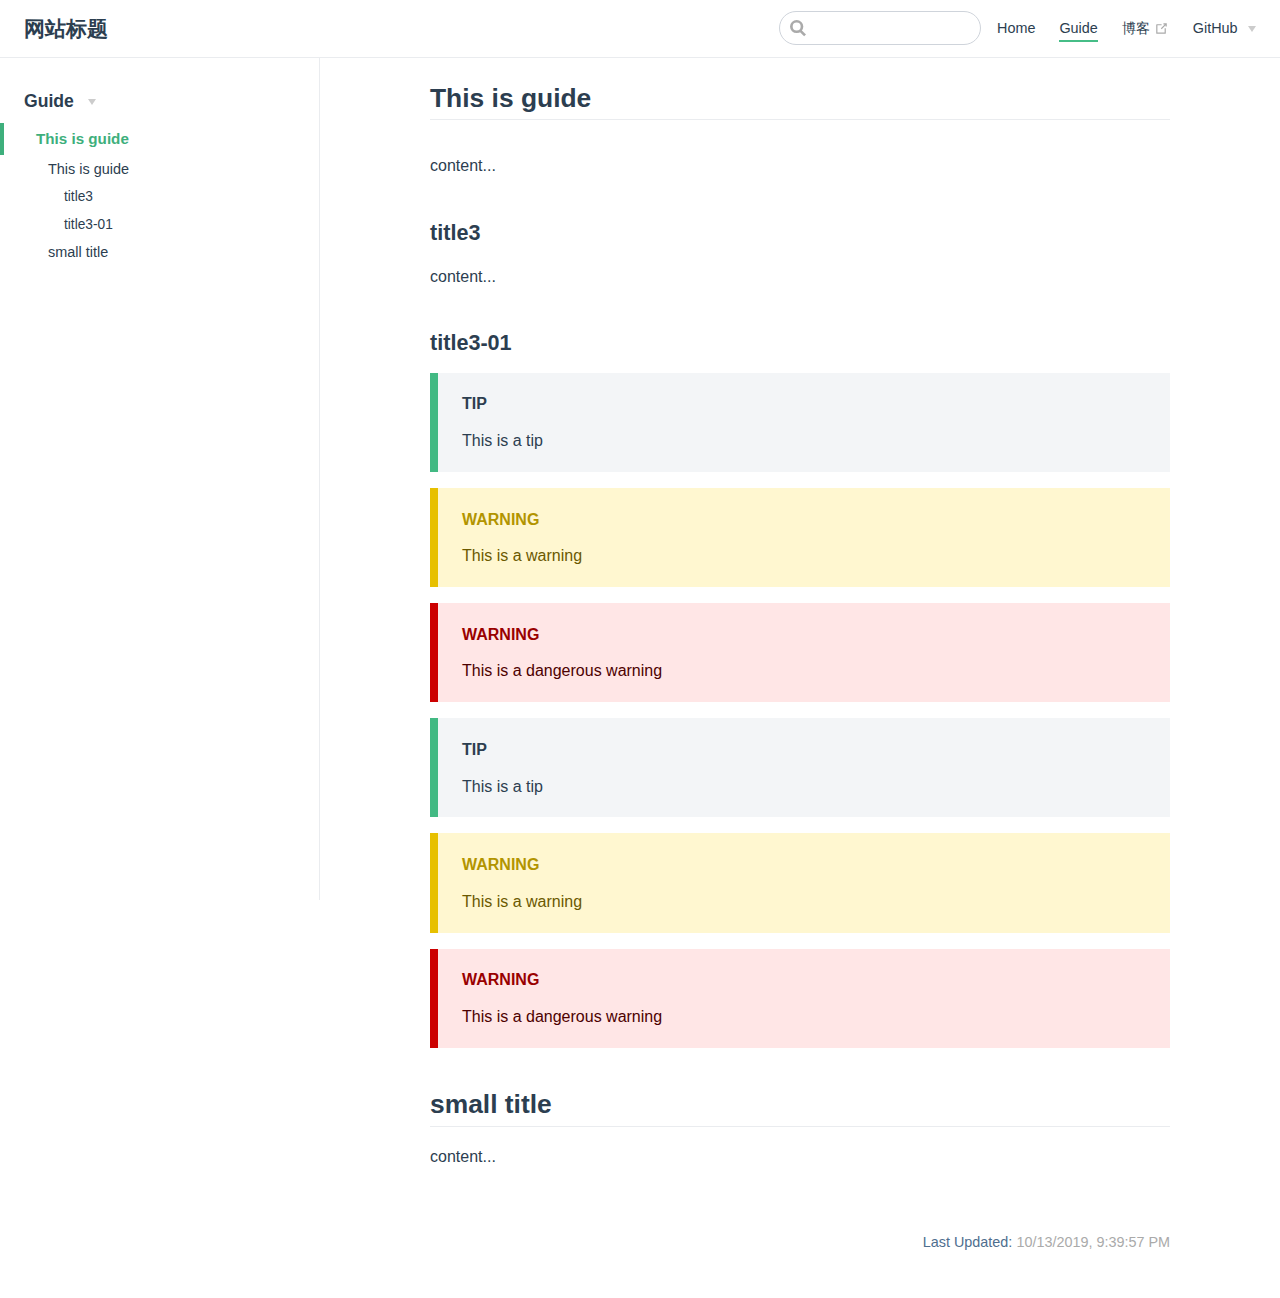
<file: guide/index.html>
<!DOCTYPE html>
<html lang="en-US">
  <head>
    <meta charset="utf-8">
    <meta name="viewport" content="width=device-width,initial-scale=1">
    <title>This is guide | 网站标题</title>
    <meta name="description" content="网站描述">
    <link rel="icon" href="/favicon.ico">
    
    <link rel="preload" href="/assets/css/0.styles.02c19c7f.css" as="style"><link rel="preload" href="/assets/js/app.02400169.js" as="script"><link rel="preload" href="/assets/js/2.d14ecefc.js" as="script"><link rel="preload" href="/assets/js/6.1473a165.js" as="script"><link rel="prefetch" href="/assets/js/3.c6ce8097.js"><link rel="prefetch" href="/assets/js/4.d9bd773b.js"><link rel="prefetch" href="/assets/js/5.d61ba24b.js"><link rel="prefetch" href="/assets/js/7.7c7c5df6.js">
    <link rel="stylesheet" href="/assets/css/0.styles.02c19c7f.css">
  </head>
  <body>
    <div id="app" data-server-rendered="true"><div class="theme-container"><header class="navbar"><div class="sidebar-button"><svg xmlns="http://www.w3.org/2000/svg" aria-hidden="true" role="img" viewBox="0 0 448 512" class="icon"><path fill="currentColor" d="M436 124H12c-6.627 0-12-5.373-12-12V80c0-6.627 5.373-12 12-12h424c6.627 0 12 5.373 12 12v32c0 6.627-5.373 12-12 12zm0 160H12c-6.627 0-12-5.373-12-12v-32c0-6.627 5.373-12 12-12h424c6.627 0 12 5.373 12 12v32c0 6.627-5.373 12-12 12zm0 160H12c-6.627 0-12-5.373-12-12v-32c0-6.627 5.373-12 12-12h424c6.627 0 12 5.373 12 12v32c0 6.627-5.373 12-12 12z"></path></svg></div> <a href="/" class="home-link router-link-active"><!----> <span class="site-name">网站标题</span></a> <div class="links"><div class="search-box"><input aria-label="Search" autocomplete="off" spellcheck="false" value=""> <!----></div> <nav class="nav-links can-hide"><div class="nav-item"><a href="/" class="nav-link">Home</a></div><div class="nav-item"><a href="/guide/" class="nav-link router-link-exact-active router-link-active">Guide</a></div><div class="nav-item"><a href="http://obkoro1.com/" target="_blank" rel="noopener noreferrer" class="nav-link external">
  博客
  <svg xmlns="http://www.w3.org/2000/svg" aria-hidden="true" x="0px" y="0px" viewBox="0 0 100 100" width="15" height="15" class="icon outbound"><path fill="currentColor" d="M18.8,85.1h56l0,0c2.2,0,4-1.8,4-4v-32h-8v28h-48v-48h28v-8h-32l0,0c-2.2,0-4,1.8-4,4v56C14.8,83.3,16.6,85.1,18.8,85.1z"></path> <polygon fill="currentColor" points="45.7,48.7 51.3,54.3 77.2,28.5 77.2,37.2 85.2,37.2 85.2,14.9 62.8,14.9 62.8,22.9 71.5,22.9"></polygon></svg></a></div><div class="nav-item"><div class="dropdown-wrapper"><button type="button" aria-label="GitHub" class="dropdown-title"><span class="title">GitHub</span> <span class="arrow right"></span></button> <ul class="nav-dropdown" style="display:none;"><li class="dropdown-item"><!----> <a href="https://github.com/OBKoro1" target="_blank" rel="noopener noreferrer" class="nav-link external">
  GitHub地址
  <svg xmlns="http://www.w3.org/2000/svg" aria-hidden="true" x="0px" y="0px" viewBox="0 0 100 100" width="15" height="15" class="icon outbound"><path fill="currentColor" d="M18.8,85.1h56l0,0c2.2,0,4-1.8,4-4v-32h-8v28h-48v-48h28v-8h-32l0,0c-2.2,0-4,1.8-4,4v56C14.8,83.3,16.6,85.1,18.8,85.1z"></path> <polygon fill="currentColor" points="45.7,48.7 51.3,54.3 77.2,28.5 77.2,37.2 85.2,37.2 85.2,14.9 62.8,14.9 62.8,22.9 71.5,22.9"></polygon></svg></a></li><li class="dropdown-item"><!----> <a href="https://github.com/OBKoro1/Brush_algorithm" target="_blank" rel="noopener noreferrer" class="nav-link external">
  算法仓库
  <svg xmlns="http://www.w3.org/2000/svg" aria-hidden="true" x="0px" y="0px" viewBox="0 0 100 100" width="15" height="15" class="icon outbound"><path fill="currentColor" d="M18.8,85.1h56l0,0c2.2,0,4-1.8,4-4v-32h-8v28h-48v-48h28v-8h-32l0,0c-2.2,0-4,1.8-4,4v56C14.8,83.3,16.6,85.1,18.8,85.1z"></path> <polygon fill="currentColor" points="45.7,48.7 51.3,54.3 77.2,28.5 77.2,37.2 85.2,37.2 85.2,14.9 62.8,14.9 62.8,22.9 71.5,22.9"></polygon></svg></a></li></ul></div></div> <!----></nav></div></header> <div class="sidebar-mask"></div> <aside class="sidebar"><nav class="nav-links"><div class="nav-item"><a href="/" class="nav-link">Home</a></div><div class="nav-item"><a href="/guide/" class="nav-link router-link-exact-active router-link-active">Guide</a></div><div class="nav-item"><a href="http://obkoro1.com/" target="_blank" rel="noopener noreferrer" class="nav-link external">
  博客
  <svg xmlns="http://www.w3.org/2000/svg" aria-hidden="true" x="0px" y="0px" viewBox="0 0 100 100" width="15" height="15" class="icon outbound"><path fill="currentColor" d="M18.8,85.1h56l0,0c2.2,0,4-1.8,4-4v-32h-8v28h-48v-48h28v-8h-32l0,0c-2.2,0-4,1.8-4,4v56C14.8,83.3,16.6,85.1,18.8,85.1z"></path> <polygon fill="currentColor" points="45.7,48.7 51.3,54.3 77.2,28.5 77.2,37.2 85.2,37.2 85.2,14.9 62.8,14.9 62.8,22.9 71.5,22.9"></polygon></svg></a></div><div class="nav-item"><div class="dropdown-wrapper"><button type="button" aria-label="GitHub" class="dropdown-title"><span class="title">GitHub</span> <span class="arrow right"></span></button> <ul class="nav-dropdown" style="display:none;"><li class="dropdown-item"><!----> <a href="https://github.com/OBKoro1" target="_blank" rel="noopener noreferrer" class="nav-link external">
  GitHub地址
  <svg xmlns="http://www.w3.org/2000/svg" aria-hidden="true" x="0px" y="0px" viewBox="0 0 100 100" width="15" height="15" class="icon outbound"><path fill="currentColor" d="M18.8,85.1h56l0,0c2.2,0,4-1.8,4-4v-32h-8v28h-48v-48h28v-8h-32l0,0c-2.2,0-4,1.8-4,4v56C14.8,83.3,16.6,85.1,18.8,85.1z"></path> <polygon fill="currentColor" points="45.7,48.7 51.3,54.3 77.2,28.5 77.2,37.2 85.2,37.2 85.2,14.9 62.8,14.9 62.8,22.9 71.5,22.9"></polygon></svg></a></li><li class="dropdown-item"><!----> <a href="https://github.com/OBKoro1/Brush_algorithm" target="_blank" rel="noopener noreferrer" class="nav-link external">
  算法仓库
  <svg xmlns="http://www.w3.org/2000/svg" aria-hidden="true" x="0px" y="0px" viewBox="0 0 100 100" width="15" height="15" class="icon outbound"><path fill="currentColor" d="M18.8,85.1h56l0,0c2.2,0,4-1.8,4-4v-32h-8v28h-48v-48h28v-8h-32l0,0c-2.2,0-4,1.8-4,4v56C14.8,83.3,16.6,85.1,18.8,85.1z"></path> <polygon fill="currentColor" points="45.7,48.7 51.3,54.3 77.2,28.5 77.2,37.2 85.2,37.2 85.2,14.9 62.8,14.9 62.8,22.9 71.5,22.9"></polygon></svg></a></li></ul></div></div> <!----></nav>  <ul class="sidebar-links"><li><section class="sidebar-group collapsable depth-0"><p class="sidebar-heading open"><span>Guide</span> <span class="arrow down"></span></p> <ul class="sidebar-links sidebar-group-items"><li><a href="/guide/" class="active sidebar-link">This is guide</a><ul class="sidebar-sub-headers"><li class="sidebar-sub-header"><a href="/guide/#this-is-guide" class="sidebar-link">This is guide</a><ul class="sidebar-sub-headers"><li class="sidebar-sub-header"><a href="/guide/#title3" class="sidebar-link">title3</a></li><li class="sidebar-sub-header"><a href="/guide/#title3-01" class="sidebar-link">title3-01</a></li></ul></li><li class="sidebar-sub-header"><a href="/guide/#small-title" class="sidebar-link">small title</a></li></ul></li></ul></section></li></ul> </aside> <main class="page"> <div class="theme-default-content content__default"><h2 id="this-is-guide"><a href="#this-is-guide" aria-hidden="true" class="header-anchor">#</a> This is guide</h2> <p>content...</p> <h3 id="title3"><a href="#title3" aria-hidden="true" class="header-anchor">#</a> title3</h3> <p>content...</p> <h3 id="title3-01"><a href="#title3-01" aria-hidden="true" class="header-anchor">#</a> title3-01</h3> <div class="tip custom-block"><p class="custom-block-title">TIP</p> <p>This is a tip</p></div> <div class="warning custom-block"><p class="custom-block-title">WARNING</p> <p>This is a warning</p></div> <div class="danger custom-block"><p class="custom-block-title">WARNING</p> <p>This is a dangerous warning</p></div> <div class="tip custom-block"><p class="custom-block-title">TIP</p> <p>This is a tip</p></div> <div class="warning custom-block"><p class="custom-block-title">WARNING</p> <p>This is a warning</p></div> <div class="danger custom-block"><p class="custom-block-title">WARNING</p> <p>This is a dangerous warning</p></div> <h2 id="small-title"><a href="#small-title" aria-hidden="true" class="header-anchor">#</a> small title</h2> <p>content...</p></div> <footer class="page-edit"><!----> <div class="last-updated"><span class="prefix">Last Updated:</span> <span class="time">10/13/2019, 9:39:57 PM</span></div></footer> <!----> </main></div><div class="global-ui"></div></div>
    <script src="/assets/js/app.02400169.js" defer></script><script src="/assets/js/2.d14ecefc.js" defer></script><script src="/assets/js/6.1473a165.js" defer></script>
  </body>
</html>
</file>
<file: assets/css/0.styles.02c19c7f.css>
#nprogress{pointer-events:none}#nprogress .bar{background:#3eaf7c;position:fixed;z-index:1031;top:0;left:0;width:100%;height:2px}#nprogress .peg{display:block;position:absolute;right:0;width:100px;height:100%;box-shadow:0 0 10px #3eaf7c,0 0 5px #3eaf7c;opacity:1;transform:rotate(3deg) translateY(-4px)}#nprogress .spinner{display:block;position:fixed;z-index:1031;top:15px;right:15px}#nprogress .spinner-icon{width:18px;height:18px;box-sizing:border-box;border-color:#3eaf7c transparent transparent #3eaf7c;border-style:solid;border-width:2px;border-radius:50%;-webkit-animation:nprogress-spinner .4s linear infinite;animation:nprogress-spinner .4s linear infinite}.nprogress-custom-parent{overflow:hidden;position:relative}.nprogress-custom-parent #nprogress .bar,.nprogress-custom-parent #nprogress .spinner{position:absolute}@-webkit-keyframes nprogress-spinner{0%{transform:rotate(0deg)}to{transform:rotate(1turn)}}@keyframes nprogress-spinner{0%{transform:rotate(0deg)}to{transform:rotate(1turn)}}.icon.outbound{color:#aaa;display:inline-block;vertical-align:middle;position:relative;top:-1px}.home{padding:3.6rem 2rem 0;max-width:960px;margin:0 auto;display:block}.home .hero{text-align:center}.home .hero img{max-width:100%;max-height:280px;display:block;margin:3rem auto 1.5rem}.home .hero h1{font-size:3rem}.home .hero .action,.home .hero .description,.home .hero h1{margin:1.8rem auto}.home .hero .description{max-width:35rem;font-size:1.6rem;line-height:1.3;color:#6a8bad}.home .hero .action-button{display:inline-block;font-size:1.2rem;color:#fff;background-color:#3eaf7c;padding:.8rem 1.6rem;border-radius:4px;transition:background-color .1s ease;box-sizing:border-box;border-bottom:1px solid #389d70}.home .hero .action-button:hover{background-color:#4abf8a}.home .features{border-top:1px solid #eaecef;padding:1.2rem 0;margin-top:2.5rem;display:flex;flex-wrap:wrap;align-items:flex-start;align-content:stretch;justify-content:space-between}.home .feature{flex-grow:1;flex-basis:30%;max-width:30%}.home .feature h2{font-size:1.4rem;font-weight:500;border-bottom:none;padding-bottom:0;color:#3a5169}.home .feature p{color:#4e6e8e}.home .footer{padding:2.5rem;border-top:1px solid #eaecef;text-align:center;color:#4e6e8e}@media (max-width:719px){.home .features{flex-direction:column}.home .feature{max-width:100%;padding:0 2.5rem}}@media (max-width:419px){.home{padding-left:1.5rem;padding-right:1.5rem}.home .hero img{max-height:210px;margin:2rem auto 1.2rem}.home .hero h1{font-size:2rem}.home .hero .action,.home .hero .description,.home .hero h1{margin:1.2rem auto}.home .hero .description{font-size:1.2rem}.home .hero .action-button{font-size:1rem;padding:.6rem 1.2rem}.home .feature h2{font-size:1.25rem}}.search-box{display:inline-block;position:relative;margin-right:1rem}.search-box input{cursor:text;width:10rem;height:2rem;color:#4e6e8e;display:inline-block;border:1px solid #cfd4db;border-radius:2rem;font-size:.9rem;line-height:2rem;padding:0 .5rem 0 2rem;outline:none;transition:all .2s ease;background:#fff url(/assets/img/search.83621669.svg) .6rem .5rem no-repeat;background-size:1rem}.search-box input:focus{cursor:auto;border-color:#3eaf7c}.search-box .suggestions{background:#fff;width:20rem;position:absolute;top:1.5rem;border:1px solid #cfd4db;border-radius:6px;padding:.4rem;list-style-type:none}.search-box .suggestions.align-right{right:0}.search-box .suggestion{line-height:1.4;padding:.4rem .6rem;border-radius:4px;cursor:pointer}.search-box .suggestion a{white-space:normal;color:#5d82a6}.search-box .suggestion a .page-title{font-weight:600}.search-box .suggestion a .header{font-size:.9em;margin-left:.25em}.search-box .suggestion.focused{background-color:#f3f4f5}.search-box .suggestion.focused a{color:#3eaf7c}@media (max-width:959px){.search-box input{cursor:pointer;width:0;border-color:transparent;position:relative}.search-box input:focus{cursor:text;left:0;width:10rem}}@media (-ms-high-contrast:none){.search-box input{height:2rem}}@media (max-width:959px) and (min-width:719px){.search-box .suggestions{left:0}}@media (max-width:719px){.search-box{margin-right:0}.search-box input{left:1rem}.search-box .suggestions{right:0}}@media (max-width:419px){.search-box .suggestions{width:calc(100vw - 4rem)}.search-box input:focus{width:8rem}}.sidebar-button{cursor:pointer;display:none;width:1.25rem;height:1.25rem;position:absolute;padding:.6rem;top:.6rem;left:1rem}.sidebar-button .icon{display:block;width:1.25rem;height:1.25rem}@media (max-width:719px){.sidebar-button{display:block}}.dropdown-enter,.dropdown-leave-to{height:0!important}.dropdown-wrapper{cursor:pointer}.dropdown-wrapper .dropdown-title{display:block;font-size:.9rem;font-family:inherit;cursor:inherit;padding:inherit;line-height:1.4rem;background:transparent;border:none;font-weight:500;color:#2c3e50}.dropdown-wrapper .dropdown-title:hover{border-color:transparent}.dropdown-wrapper .dropdown-title .arrow{vertical-align:middle;margin-top:-1px;margin-left:.4rem}.dropdown-wrapper .nav-dropdown .dropdown-item{color:inherit;line-height:1.7rem}.dropdown-wrapper .nav-dropdown .dropdown-item h4{margin:.45rem 0 0;border-top:1px solid #eee;padding:.45rem 1.5rem 0 1.25rem}.dropdown-wrapper .nav-dropdown .dropdown-item .dropdown-subitem-wrapper{padding:0;list-style:none}.dropdown-wrapper .nav-dropdown .dropdown-item .dropdown-subitem-wrapper .dropdown-subitem{font-size:.9em}.dropdown-wrapper .nav-dropdown .dropdown-item a{display:block;line-height:1.7rem;position:relative;border-bottom:none;font-weight:400;margin-bottom:0;padding:0 1.5rem 0 1.25rem}.dropdown-wrapper .nav-dropdown .dropdown-item a.router-link-active,.dropdown-wrapper .nav-dropdown .dropdown-item a:hover{color:#3eaf7c}.dropdown-wrapper .nav-dropdown .dropdown-item a.router-link-active:after{content:"";width:0;height:0;border-left:5px solid #3eaf7c;border-top:3px solid transparent;border-bottom:3px solid transparent;position:absolute;top:calc(50% - 2px);left:9px}.dropdown-wrapper .nav-dropdown .dropdown-item:first-child h4{margin-top:0;padding-top:0;border-top:0}@media (max-width:719px){.dropdown-wrapper.open .dropdown-title{margin-bottom:.5rem}.dropdown-wrapper .dropdown-title{font-weight:600;font-size:inherit}.dropdown-wrapper .dropdown-title:hover{color:#3eaf7c}.dropdown-wrapper .nav-dropdown{transition:height .1s ease-out;overflow:hidden}.dropdown-wrapper .nav-dropdown .dropdown-item h4{border-top:0;margin-top:0;padding-top:0}.dropdown-wrapper .nav-dropdown .dropdown-item>a,.dropdown-wrapper .nav-dropdown .dropdown-item h4{font-size:15px;line-height:2rem}.dropdown-wrapper .nav-dropdown .dropdown-item .dropdown-subitem{font-size:14px;padding-left:1rem}}@media (min-width:719px){.dropdown-wrapper{height:1.8rem}.dropdown-wrapper.open .nav-dropdown,.dropdown-wrapper:hover .nav-dropdown{display:block!important}.dropdown-wrapper.open:blur{display:none}.dropdown-wrapper .dropdown-title .arrow{border-left:4px solid transparent;border-right:4px solid transparent;border-top:6px solid #ccc;border-bottom:0}.dropdown-wrapper .nav-dropdown{display:none;height:auto!important;box-sizing:border-box;max-height:calc(100vh - 2.7rem);overflow-y:auto;position:absolute;top:100%;right:0;background-color:#fff;padding:.6rem 0;border:1px solid;border-color:#ddd #ddd #ccc;text-align:left;border-radius:.25rem;white-space:nowrap;margin:0}}.nav-links{display:inline-block}.nav-links a{line-height:1.4rem;color:inherit}.nav-links a.router-link-active,.nav-links a:hover{color:#3eaf7c}.nav-links .nav-item{position:relative;display:inline-block;margin-left:1.5rem;line-height:2rem}.nav-links .nav-item:first-child{margin-left:0}.nav-links .repo-link{margin-left:1.5rem}@media (max-width:719px){.nav-links .nav-item,.nav-links .repo-link{margin-left:0}}@media (min-width:719px){.nav-links a.router-link-active,.nav-links a:hover{color:#2c3e50}.nav-item>a:not(.external).router-link-active,.nav-item>a:not(.external):hover{margin-bottom:-2px;border-bottom:2px solid #46bd87}}.navbar{padding:.7rem 1.5rem;line-height:2.2rem}.navbar a,.navbar img,.navbar span{display:inline-block}.navbar .logo{height:2.2rem;min-width:2.2rem;margin-right:.8rem;vertical-align:top}.navbar .site-name{font-size:1.3rem;font-weight:600;color:#2c3e50;position:relative}.navbar .links{padding-left:1.5rem;box-sizing:border-box;background-color:#fff;white-space:nowrap;font-size:.9rem;position:absolute;right:1.5rem;top:.7rem;display:flex}.navbar .links .search-box{flex:0 0 auto;vertical-align:top}@media (max-width:719px){.navbar{padding-left:4rem}.navbar .can-hide{display:none}.navbar .links{padding-left:1.5rem}.navbar .site-name{width:calc(100vw - 9.4rem);overflow:hidden;white-space:nowrap;text-overflow:ellipsis}}.page-edit{max-width:740px;margin:0 auto;padding:2rem 2.5rem}@media (max-width:959px){.page-edit{padding:2rem}}@media (max-width:419px){.page-edit{padding:1.5rem}}.page-edit{padding-top:1rem;padding-bottom:1rem;overflow:auto}.page-edit .edit-link{display:inline-block}.page-edit .edit-link a{color:#4e6e8e;margin-right:.25rem}.page-edit .last-updated{float:right;font-size:.9em}.page-edit .last-updated .prefix{font-weight:500;color:#4e6e8e}.page-edit .last-updated .time{font-weight:400;color:#aaa}@media (max-width:719px){.page-edit .edit-link{margin-bottom:.5rem}.page-edit .last-updated{font-size:.8em;float:none;text-align:left}}.page-nav{max-width:740px;margin:0 auto;padding:2rem 2.5rem}@media (max-width:959px){.page-nav{padding:2rem}}@media (max-width:419px){.page-nav{padding:1.5rem}}.page-nav{padding-top:1rem;padding-bottom:0}.page-nav .inner{min-height:2rem;margin-top:0;border-top:1px solid #eaecef;padding-top:1rem;overflow:auto}.page-nav .next{float:right}.page{padding-bottom:2rem;display:block}.sidebar-group .sidebar-group{padding-left:.5em}.sidebar-group:not(.collapsable) .sidebar-heading:not(.clickable){cursor:auto;color:inherit}.sidebar-group.is-sub-group{padding-left:0}.sidebar-group.is-sub-group>.sidebar-heading{font-size:.95em;line-height:1.4;font-weight:400;padding-left:2rem}.sidebar-group.is-sub-group>.sidebar-heading:not(.clickable){opacity:.5}.sidebar-group.is-sub-group>.sidebar-group-items{padding-left:1rem}.sidebar-group.is-sub-group>.sidebar-group-items>li>.sidebar-link{font-size:.95em;border-left:none}.sidebar-group.depth-2>.sidebar-heading{border-left:none}.sidebar-heading{color:#2c3e50;transition:color .15s ease;cursor:pointer;font-size:1.1em;font-weight:700;padding:.35rem 1.5rem .35rem 1.25rem;width:100%;box-sizing:border-box;margin:0;border-left:.25rem solid transparent}.sidebar-heading.open,.sidebar-heading:hover{color:inherit}.sidebar-heading .arrow{position:relative;top:-.12em;left:.5em}.sidebar-heading.clickable.active{font-weight:600;color:#3eaf7c;border-left-color:#3eaf7c}.sidebar-heading.clickable:hover{color:#3eaf7c}.sidebar-group-items{transition:height .1s ease-out;font-size:.95em;overflow:hidden}.sidebar .sidebar-sub-headers{padding-left:1rem;font-size:.95em}a.sidebar-link{font-size:1em;font-weight:400;display:inline-block;color:#2c3e50;border-left:.25rem solid transparent;padding:.35rem 1rem .35rem 1.25rem;line-height:1.4;width:100%;box-sizing:border-box}a.sidebar-link:hover{color:#3eaf7c}a.sidebar-link.active{font-weight:600;color:#3eaf7c;border-left-color:#3eaf7c}.sidebar-group a.sidebar-link{padding-left:2rem}.sidebar-sub-headers a.sidebar-link{padding-top:.25rem;padding-bottom:.25rem;border-left:none}.sidebar-sub-headers a.sidebar-link.active{font-weight:500}.sidebar ul{padding:0;margin:0;list-style-type:none}.sidebar a{display:inline-block}.sidebar .nav-links{display:none;border-bottom:1px solid #eaecef;padding:.5rem 0 .75rem}.sidebar .nav-links a{font-weight:600}.sidebar .nav-links .nav-item,.sidebar .nav-links .repo-link{display:block;line-height:1.25rem;font-size:1.1em;padding:.5rem 0 .5rem 1.5rem}.sidebar>.sidebar-links{padding:1.5rem 0}.sidebar>.sidebar-links>li>a.sidebar-link{font-size:1.1em;line-height:1.7;font-weight:700}.sidebar>.sidebar-links>li:not(:first-child){margin-top:.75rem}@media (max-width:719px){.sidebar .nav-links{display:block}.sidebar .nav-links .dropdown-wrapper .nav-dropdown .dropdown-item a.router-link-active:after{top:calc(1rem - 2px)}.sidebar>.sidebar-links{padding:1rem 0}}code[class*=language-],pre[class*=language-]{color:#ccc;background:none;font-family:Consolas,Monaco,Andale Mono,Ubuntu Mono,monospace;font-size:1em;text-align:left;white-space:pre;word-spacing:normal;word-break:normal;word-wrap:normal;line-height:1.5;-moz-tab-size:4;-o-tab-size:4;tab-size:4;-webkit-hyphens:none;-ms-hyphens:none;hyphens:none}pre[class*=language-]{padding:1em;margin:.5em 0;overflow:auto}:not(pre)>code[class*=language-],pre[class*=language-]{background:#2d2d2d}:not(pre)>code[class*=language-]{padding:.1em;border-radius:.3em;white-space:normal}.token.block-comment,.token.cdata,.token.comment,.token.doctype,.token.prolog{color:#999}.token.punctuation{color:#ccc}.token.attr-name,.token.deleted,.token.namespace,.token.tag{color:#e2777a}.token.function-name{color:#6196cc}.token.boolean,.token.function,.token.number{color:#f08d49}.token.class-name,.token.constant,.token.property,.token.symbol{color:#f8c555}.token.atrule,.token.builtin,.token.important,.token.keyword,.token.selector{color:#cc99cd}.token.attr-value,.token.char,.token.regex,.token.string,.token.variable{color:#7ec699}.token.entity,.token.operator,.token.url{color:#67cdcc}.token.bold,.token.important{font-weight:700}.token.italic{font-style:italic}.token.entity{cursor:help}.token.inserted{color:green}.theme-default-content code{color:#476582;padding:.25rem .5rem;margin:0;font-size:.85em;background-color:rgba(27,31,35,.05);border-radius:3px}.theme-default-content code .token.deleted{color:#ec5975}.theme-default-content code .token.inserted{color:#3eaf7c}.theme-default-content pre,.theme-default-content pre[class*=language-]{line-height:1.4;padding:1.25rem 1.5rem;margin:.85rem 0;background-color:#282c34;border-radius:6px;overflow:auto}.theme-default-content pre[class*=language-] code,.theme-default-content pre code{color:#fff;padding:0;background-color:transparent;border-radius:0}div[class*=language-]{position:relative;background-color:#282c34;border-radius:6px}div[class*=language-] .highlight-lines{-webkit-user-select:none;-moz-user-select:none;-ms-user-select:none;user-select:none;padding-top:1.3rem;position:absolute;top:0;left:0;width:100%;line-height:1.4}div[class*=language-] .highlight-lines .highlighted{background-color:rgba(0,0,0,.66)}div[class*=language-] pre,div[class*=language-] pre[class*=language-]{background:transparent;position:relative;z-index:1}div[class*=language-]:before{position:absolute;z-index:3;top:.8em;right:1em;font-size:.75rem;color:hsla(0,0%,100%,.4)}div[class*=language-]:not(.line-numbers-mode) .line-numbers-wrapper{display:none}div[class*=language-].line-numbers-mode .highlight-lines .highlighted{position:relative}div[class*=language-].line-numbers-mode .highlight-lines .highlighted:before{content:" ";position:absolute;z-index:3;left:0;top:0;display:block;width:3.5rem;height:100%;background-color:rgba(0,0,0,.66)}div[class*=language-].line-numbers-mode pre{padding-left:4.5rem;vertical-align:middle}div[class*=language-].line-numbers-mode .line-numbers-wrapper{position:absolute;top:0;width:3.5rem;text-align:center;color:hsla(0,0%,100%,.3);padding:1.25rem 0;line-height:1.4}div[class*=language-].line-numbers-mode .line-numbers-wrapper .line-number,div[class*=language-].line-numbers-mode .line-numbers-wrapper br{-webkit-user-select:none;-moz-user-select:none;-ms-user-select:none;user-select:none}div[class*=language-].line-numbers-mode .line-numbers-wrapper .line-number{position:relative;z-index:4;font-size:.85em}div[class*=language-].line-numbers-mode:after{content:"";position:absolute;z-index:2;top:0;left:0;width:3.5rem;height:100%;border-radius:6px 0 0 6px;border-right:1px solid rgba(0,0,0,.66);background-color:#282c34}div[class~=language-js]:before{content:"js"}div[class~=language-ts]:before{content:"ts"}div[class~=language-html]:before{content:"html"}div[class~=language-md]:before{content:"md"}div[class~=language-vue]:before{content:"vue"}div[class~=language-css]:before{content:"css"}div[class~=language-sass]:before{content:"sass"}div[class~=language-scss]:before{content:"scss"}div[class~=language-less]:before{content:"less"}div[class~=language-stylus]:before{content:"stylus"}div[class~=language-go]:before{content:"go"}div[class~=language-java]:before{content:"java"}div[class~=language-c]:before{content:"c"}div[class~=language-sh]:before{content:"sh"}div[class~=language-yaml]:before{content:"yaml"}div[class~=language-py]:before{content:"py"}div[class~=language-docker]:before{content:"docker"}div[class~=language-dockerfile]:before{content:"dockerfile"}div[class~=language-makefile]:before{content:"makefile"}div[class~=language-javascript]:before{content:"js"}div[class~=language-typescript]:before{content:"ts"}div[class~=language-markup]:before{content:"html"}div[class~=language-markdown]:before{content:"md"}div[class~=language-json]:before{content:"json"}div[class~=language-ruby]:before{content:"rb"}div[class~=language-python]:before{content:"py"}div[class~=language-bash]:before{content:"sh"}div[class~=language-php]:before{content:"php"}.custom-block .custom-block-title{font-weight:600;margin-bottom:-.4rem}.custom-block.danger,.custom-block.tip,.custom-block.warning{padding:.1rem 1.5rem;border-left-width:.5rem;border-left-style:solid;margin:1rem 0}.custom-block.tip{background-color:#f3f5f7;border-color:#42b983}.custom-block.warning{background-color:rgba(255,229,100,.3);border-color:#e7c000;color:#6b5900}.custom-block.warning .custom-block-title{color:#b29400}.custom-block.warning a{color:#2c3e50}.custom-block.danger{background-color:#ffe6e6;border-color:#c00;color:#4d0000}.custom-block.danger .custom-block-title{color:#900}.custom-block.danger a{color:#2c3e50}.arrow{display:inline-block;width:0;height:0}.arrow.up{border-bottom:6px solid #ccc}.arrow.down,.arrow.up{border-left:4px solid transparent;border-right:4px solid transparent}.arrow.down{border-top:6px solid #ccc}.arrow.right{border-left:6px solid #ccc}.arrow.left,.arrow.right{border-top:4px solid transparent;border-bottom:4px solid transparent}.arrow.left{border-right:6px solid #ccc}.theme-default-content:not(.custom){max-width:740px;margin:0 auto;padding:2rem 2.5rem}@media (max-width:959px){.theme-default-content:not(.custom){padding:2rem}}@media (max-width:419px){.theme-default-content:not(.custom){padding:1.5rem}}.table-of-contents .badge{vertical-align:middle}body,html{padding:0;margin:0;background-color:#fff}body{font-family:-apple-system,BlinkMacSystemFont,Segoe UI,Roboto,Oxygen,Ubuntu,Cantarell,Fira Sans,Droid Sans,Helvetica Neue,sans-serif;-webkit-font-smoothing:antialiased;-moz-osx-font-smoothing:grayscale;font-size:16px;color:#2c3e50}.page{padding-left:20rem}.navbar{z-index:20;right:0;height:3.6rem;background-color:#fff;box-sizing:border-box;border-bottom:1px solid #eaecef}.navbar,.sidebar-mask{position:fixed;top:0;left:0}.sidebar-mask{z-index:9;width:100vw;height:100vh;display:none}.sidebar{font-size:16px;background-color:#fff;width:20rem;position:fixed;z-index:10;margin:0;top:3.6rem;left:0;bottom:0;box-sizing:border-box;border-right:1px solid #eaecef;overflow-y:auto}.theme-default-content:not(.custom)>:first-child{margin-top:3.6rem}.theme-default-content:not(.custom) a:hover{text-decoration:underline}.theme-default-content:not(.custom) p.demo{padding:1rem 1.5rem;border:1px solid #ddd;border-radius:4px}.theme-default-content:not(.custom) img{max-width:100%}.theme-default-content.custom{padding:0;margin:0}.theme-default-content.custom img{max-width:100%}a{font-weight:500;text-decoration:none}a,p a code{color:#3eaf7c}p a code{font-weight:400}kbd{background:#eee;border:.15rem solid #ddd;border-bottom:.25rem solid #ddd;border-radius:.15rem;padding:0 .15em}blockquote{font-size:1rem;color:#999;border-left:.2rem solid #dfe2e5;margin:1rem 0;padding:.25rem 0 .25rem 1rem}blockquote>p{margin:0}ol,ul{padding-left:1.2em}strong{font-weight:600}h1,h2,h3,h4,h5,h6{font-weight:600;line-height:1.25}.theme-default-content:not(.custom)>h1,.theme-default-content:not(.custom)>h2,.theme-default-content:not(.custom)>h3,.theme-default-content:not(.custom)>h4,.theme-default-content:not(.custom)>h5,.theme-default-content:not(.custom)>h6{margin-top:-3.1rem;padding-top:4.6rem;margin-bottom:0}.theme-default-content:not(.custom)>h1:first-child,.theme-default-content:not(.custom)>h2:first-child,.theme-default-content:not(.custom)>h3:first-child,.theme-default-content:not(.custom)>h4:first-child,.theme-default-content:not(.custom)>h5:first-child,.theme-default-content:not(.custom)>h6:first-child{margin-top:-1.5rem;margin-bottom:1rem}.theme-default-content:not(.custom)>h1:first-child+.custom-block,.theme-default-content:not(.custom)>h1:first-child+p,.theme-default-content:not(.custom)>h1:first-child+pre,.theme-default-content:not(.custom)>h2:first-child+.custom-block,.theme-default-content:not(.custom)>h2:first-child+p,.theme-default-content:not(.custom)>h2:first-child+pre,.theme-default-content:not(.custom)>h3:first-child+.custom-block,.theme-default-content:not(.custom)>h3:first-child+p,.theme-default-content:not(.custom)>h3:first-child+pre,.theme-default-content:not(.custom)>h4:first-child+.custom-block,.theme-default-content:not(.custom)>h4:first-child+p,.theme-default-content:not(.custom)>h4:first-child+pre,.theme-default-content:not(.custom)>h5:first-child+.custom-block,.theme-default-content:not(.custom)>h5:first-child+p,.theme-default-content:not(.custom)>h5:first-child+pre,.theme-default-content:not(.custom)>h6:first-child+.custom-block,.theme-default-content:not(.custom)>h6:first-child+p,.theme-default-content:not(.custom)>h6:first-child+pre{margin-top:2rem}h1:hover .header-anchor,h2:hover .header-anchor,h3:hover .header-anchor,h4:hover .header-anchor,h5:hover .header-anchor,h6:hover .header-anchor{opacity:1}h1{font-size:2.2rem}h2{font-size:1.65rem;padding-bottom:.3rem;border-bottom:1px solid #eaecef}h3{font-size:1.35rem}a.header-anchor{font-size:.85em;float:left;margin-left:-.87em;padding-right:.23em;margin-top:.125em;opacity:0}a.header-anchor:hover{text-decoration:none}.line-number,code,kbd{font-family:source-code-pro,Menlo,Monaco,Consolas,Courier New,monospace}ol,p,ul{line-height:1.7}hr{border:0;border-top:1px solid #eaecef}table{border-collapse:collapse;margin:1rem 0;display:block;overflow-x:auto}tr{border-top:1px solid #dfe2e5}tr:nth-child(2n){background-color:#f6f8fa}td,th{border:1px solid #dfe2e5;padding:.6em 1em}.theme-container.sidebar-open .sidebar-mask{display:block}.theme-container.no-navbar .theme-default-content:not(.custom)>h1,.theme-container.no-navbar h2,.theme-container.no-navbar h3,.theme-container.no-navbar h4,.theme-container.no-navbar h5,.theme-container.no-navbar h6{margin-top:1.5rem;padding-top:0}.theme-container.no-navbar .sidebar{top:0}@media (min-width:720px){.theme-container.no-sidebar .sidebar{display:none}.theme-container.no-sidebar .page{padding-left:0}}@media (max-width:959px){.sidebar{font-size:15px;width:16.4rem}.page{padding-left:16.4rem}}@media (max-width:719px){.sidebar{top:0;padding-top:3.6rem;transform:translateX(-100%);transition:transform .2s ease}.page{padding-left:0}.theme-container.sidebar-open .sidebar{transform:translateX(0)}.theme-container.no-navbar .sidebar{padding-top:0}}@media (max-width:419px){h1{font-size:1.9rem}.theme-default-content div[class*=language-]{margin:.85rem -1.5rem;border-radius:0}}.badge[data-v-11501d9d]{display:inline-block;font-size:14px;height:18px;line-height:18px;border-radius:3px;padding:0 6px;color:#fff}.badge.green[data-v-11501d9d],.badge.tip[data-v-11501d9d],.badge[data-v-11501d9d]{background-color:#42b983}.badge.error[data-v-11501d9d]{background-color:#da5961}.badge.warn[data-v-11501d9d],.badge.warning[data-v-11501d9d],.badge.yellow[data-v-11501d9d]{background-color:#e7c000}.badge+.badge[data-v-11501d9d]{margin-left:5px}
</file>
